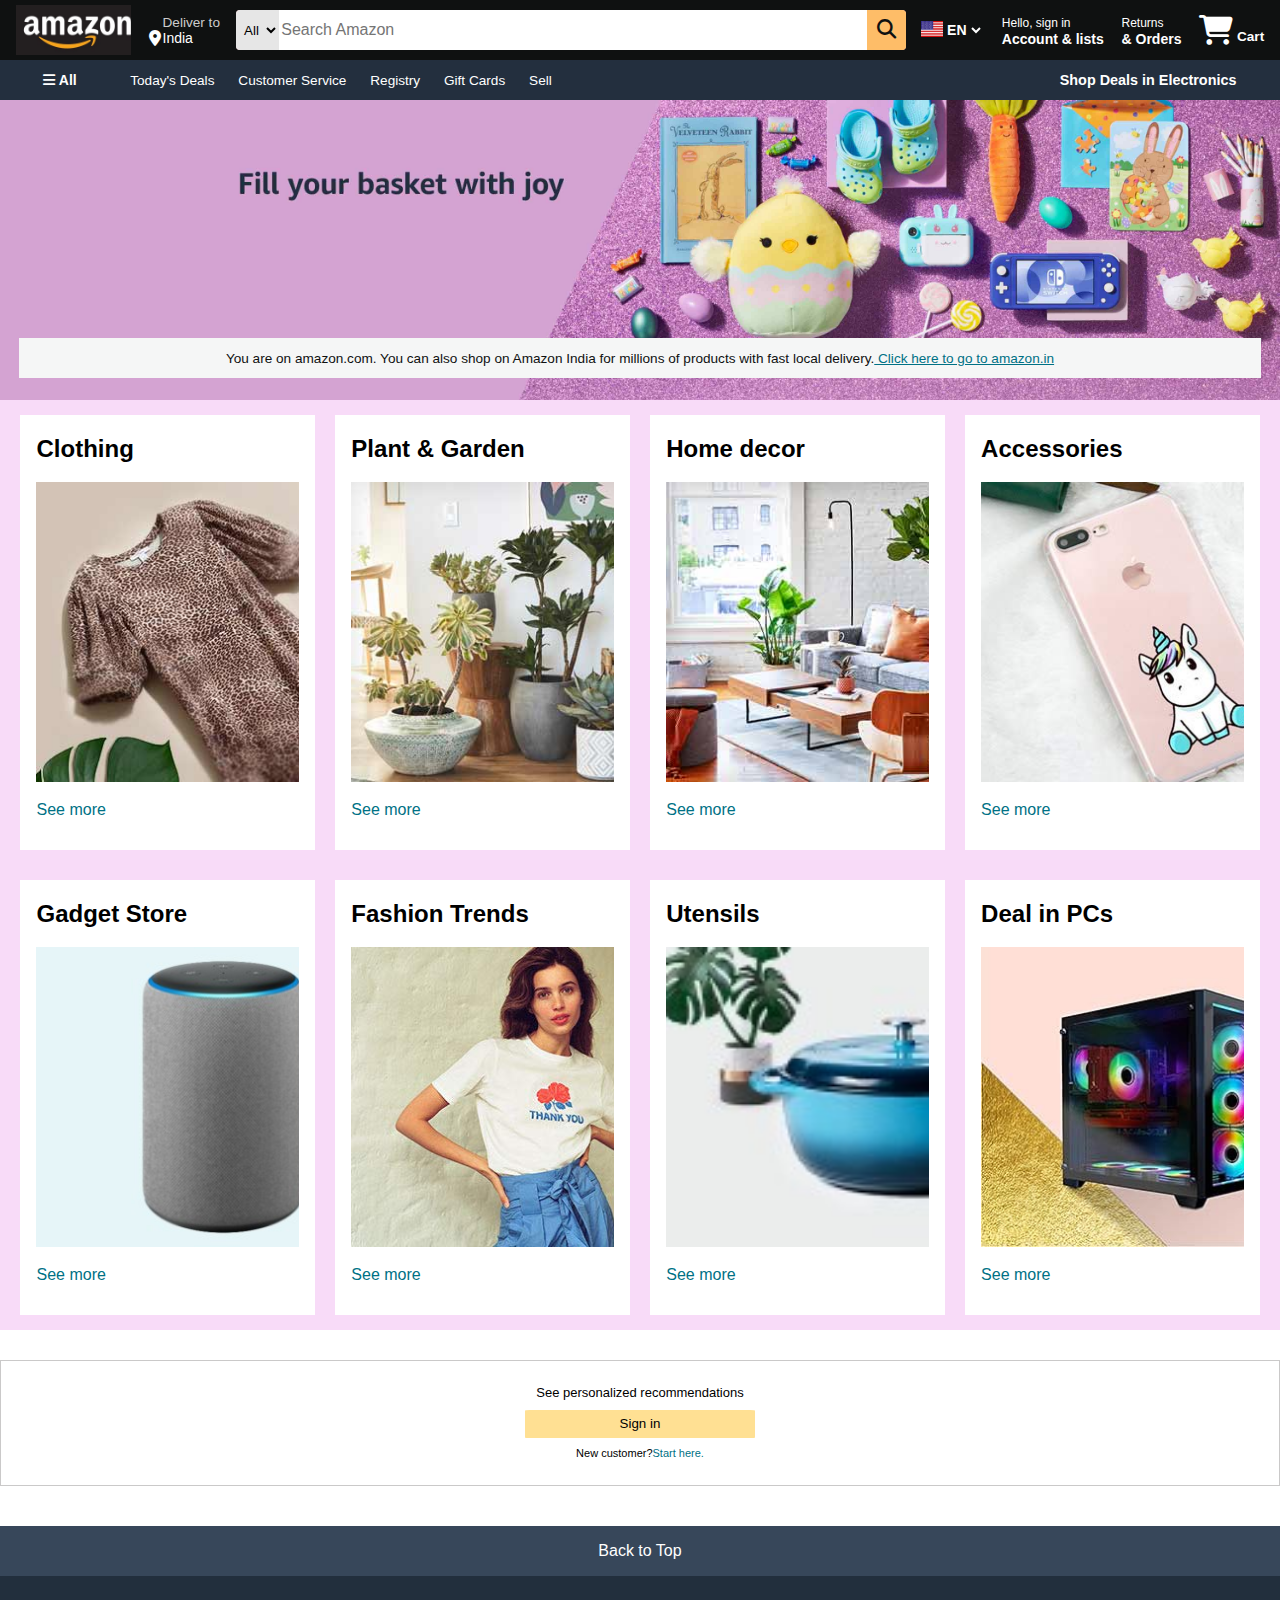
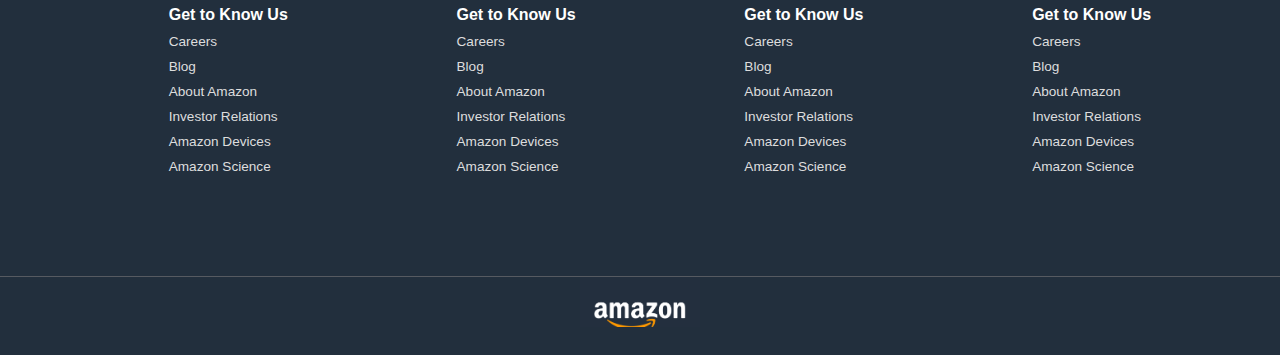
<file: index.html>
<!DOCTYPE html>
<html lang="en">
<head>
    <meta charset="UTF-8">
    <meta name="viewport" content="width=device-width, initial-scale=1.0">
    <title>Amazon</title>
    <link rel="stylesheet" href="https://cdnjs.cloudflare.com/ajax/libs/font-awesome/6.5.1/css/all.min.css">
    <link rel="stylesheet" href="style.css">
</head>
<body>
    <header>
        <div class="navbar">
            <div class="nav-logo border">
                <div class="logo"></div>
            </div>
            
            <div class="nav-address border">
                <p class="del">Deliver to</p>
                <div class="address-logo">
                    <i class="fa-solid fa-location-dot"></i>
                    <p class="in" style="font-size: 14px" style="color: #FFFFFF">India</p>
                </div>
            
            </div>
            <div class="nav-search">
                <select class="search-select">
                    <option>All</option>
                </select>
               
                    <input type="text" placeholder="Search Amazon" class="search-text">
               
                <div class="search-icon">
                    <i class="fa-solid fa-magnifying-glass"></i>
                </div>
            </div>
            <div class="lang border">
                <div class="flag"></div>
                <select class="EN">
                    <option>EN</option>
                    <option>ES</option>
                    <option>AR</option>
                    <option>DE</option>

                </select>
            </div>
            <div class="hello border">
                <p><span>Hello, sign in</span></p>
                <p class="two">Account & lists</p>
            </div>
            <div class="nav-return border">
                <p><span>Returns</span></p>
                <p class="two">& Orders</p>
            </div>
            <div class="cart border">
                <i class="fa-solid fa-cart-shopping"></i>
                Cart

            </div>
        </div>
        <div class="panel">
            <div class="panel-menu border">
                <i class="fa-solid fa-bars"></i>
                All
            </div>
            <div class="panel-ops ">
                <p class="border">Today's Deals</p>
                <p class="border">Customer Service</p>
                <p class="border">Registry</p>
                <p class="border">Gift Cards</p>
                <p class="border">Sell</p>

            </div>
            <div class="panel-deals border">
                Shop Deals in Electronics
            </div>
        </div>
    </header> 
    <div class="hero-section">
        <div class="bar">
            <p>You are on amazon.com. You can also shop on Amazon India for millions of products with fast local delivery.<a href="nextsheet.html"> Click here to go to amazon.in</a></p>
        </div>

    </div>
    <div class="shop-section">
        <div class="box4 box">
            <div class="box-content">
                <h2>Clothing</h2>
                <div class="box-img" style="background-image: url('box2.jpg')"></div>
                <p>See more</p>
            </div>
           
        </div>
        <div class="box4 box">
            <div class="box-content">
                <h2>Plant & Garden</h2>
                <div class="box-img" style="background-image: url('box 8.jpg')"></div>
                <p>See more</p>
            </div>
           
        </div>
        
        
        <div class="box3 box">
            <div class="box-content">
                <h2>Home decor</h2>
                <div class="box-img" style="background-image: url('box 6.jpg')"></div>
                <p>See more</p>
            </div>
           
        </div>
        <div class="box4 box">
            <div class="box-content">
                <h2>Accessories</h2>
                <div class="box-img" style="background-image: url('box 5.jpg')"></div>
                <p>See more</p>
            </div>
           
        </div>
        <div class="box4 box">
            <div class="box-content">
                <h2>Gadget Store</h2>
                <div class="box-img" style="background-image: url('box7.jpg')"></div>
                <p>See more</p>
            </div>
           
        </div>
        <div class="box2 box">
            <div class="box-content">
            <h2>Fashion Trends</h2>
            <div class="box-img" style="background-image: url('box 9.jpg')"></div>
            <p>See more</p>
        </div>
       </div>
        <div class="box4 box">
            <div class="box-content">
                <h2>Utensils</h2>
                <div class="box-img" style="background-image: url('box 4.jpg')"></div>
                <p>See more</p>
            </div>
           
        </div>
       
        
        
        <div class="box1 box">
            <div class="box-content">
                <h2>Deal in PCs</h2>
                <div class="box-img" style="background-image: url('1.jpg');"></div>
                <p>See more</p>
            </div>
         </div>
      
    </div>
    <div class="outside">
            <div class="signin">
                <div class="con">
                    <div class="mess">See personalized recommendations</div>
                    <button>Sign in</button>
                    <div style="font-size: 11px;">New customer?<a style="color:#007185">Start here.</a></div>
                </div>
            </div>
    </div>
    <footer>
        <div class="foot-panel1">
            Back to Top
        </div>
        <div class="foot-panel2">
            <ul>
                <p>Get to Know Us</p>
                <a>Careers</a>
                <a>Blog</a>
                <a>About Amazon</a>
                <a>Investor Relations</a>
                <a>Amazon Devices</a>
                <a>Amazon Science</a>

            </ul>
            <ul>
                <p>Get to Know Us</p>
                <a>Careers</a>
                <a>Blog</a>
                <a>About Amazon</a>
                <a>Investor Relations</a>
                <a>Amazon Devices</a>
                <a>Amazon Science</a>

            </ul>
            <ul>
                <p>Get to Know Us</p>
                <a>Careers</a>
                <a>Blog</a>
                <a>About Amazon</a>
                <a>Investor Relations</a>
                <a>Amazon Devices</a>
                <a>Amazon Science</a>

            </ul>
            <ul>
                <p>Get to Know Us</p>
                <a>Careers</a>
                <a>Blog</a>
                <a>About Amazon</a>
                <a>Investor Relations</a>
                <a>Amazon Devices</a>
                <a>Amazon Science</a>

            </ul>






            


        </div>
        <div class="foot-panel3">
            <div class="logo1">

            </div>

        </div>
    </footer>



</body> 
</html>
</file>
<file: style.css>
*{
    margin:0;
    font-family:Arial;
    border:border-box;

}
.navbar{
    height:60px;
    background-color :#0f1111;
    color:white;
    display: flex;
    flex-direction: row;
    align-items: center;
    border-radius:0px;
    justify-content: space-evenly;
    
}
.nav-logo{
    height:50px;
    width:115px;
    

}
.border{
    border:2px solid transparent;

}
.border:hover{
    border:2px solid white;

}
.logo{
    background-image: url("logooo.jpg");
    background-size: cover;
    height:50px;}
.del{
    font-size:0.85rem;
    color: #CCCCCC;
    margin-left:14px;
}
.in{
    font-size:1rem;
    color: #FFFFFF;
    margin-left:2px;

}
.address-logo{
    display:flex;
    align-items: center;
}
.nav-search{
    display:flex;
    height:40px;
    width:670px;
    border-radius: 4px;
    background-color: pink;
}
.search-select{
    background-color:#E6E6E6;
    width:50px;
    text-align:center;
    border-top-left-radius:4px;
    border-bottom-left-radius:4px;
    border:none;
}
.search-text{
    /*occupies all space except some special space*/
    width:100%;
    border:none;
    font-size:1rem;}
.search-icon{
    width:45px;
    height:40px;
    display:flex;
    justify-content:center;
    align-items: center;
    font-size: 1.2rem;
    color:#0f1111;
    background-color: #febd68;
    border-top-right-radius:4px;
    border-bottom-right-radius:4px;
}
.EN{
    font-size: 14px;
    color:#FFFFFF;
    background-color: #0f1111;
    font-family: Arial, Helvetica, sans-serif;
    border: none;
    font-weight: 600;
}
.flag{
    background-image: url("flag.jpg");
    background-size: cover;
    width:21.6px;
    height:16.1px;
}
.lang{
    display: flex;
}
.hello{
    width:113.531;
    height:50;
}
span{
    font-size: 12px;}
.two{
    font-size: 14px;
    font-weight: 700;
}

.nav-search:hover{
    border:2.5px solid #febd68;
}
.cart i{
    font-size: 30px;

}
.cart{
    font-size: 0.85rem;
    font-weight:700;
}
.panel{
    height:40px;
    background-color: #232f3E;
    display:flex;
    align-items: center;
    color:#FFFFFF;
    font-size: 14px;
 
    justify-content: space-evenly;
     
}
.panel-menu{
    font-weight: 700;
    
}
.panel-ops p{
    display: inline;
    font-size: 0.85rem;
    margin:8px;
}
.panel-ops{
    width: 70%;
    
    
}
.panel-deals{
    font-size: 0.9rem;
    font-weight: 700;
}
.hero-section{
    background-image: url("hero.jpg");
    background-size: cover;
    height:300px;
    display:flex;
    justify-content: center;
    align-items:flex-end;}
.bar{
    color:#0f1111;
    background-color: #f5f6f6;
    height: 40px;
    display: flex;
    justify-content: center;
    align-items: center;
    font-size: 0.85rem;
    position:relative;
    width:97%;
    margin-bottom: 22px;

}
.bar a{
    color:#007185;
}
.shop-section{
    display: flex;
    flex-wrap: wrap;
    justify-content: space-evenly;
    background-color:rgb(248, 219, 248);
    height:930px;
    
   
}
.box{
    height:400px;
    /* border:2px solid black; */
    width:23%;
    background-color: white;
    padding:20px 0px 15px;
    margin-top:15px;
}

.box-img{
    height: 300px;
    background-size:cover;
    margin-top: 1.2rem;
    margin-bottom: 1.2rem;
}
.box-content{
    margin-left: 1rem;
    margin-right: 1rem;
}
.box-content p{
    color: #007185;
}
.outside{
    height:166px;
    margin-top: 30px;
    
}
.signin{
   
    height:124px;
    padding-left: 20px;
    padding-right: 20px;
    border: 1px solid rgb(202, 201, 201);
    display: flex;
    align-items: center;
    justify-content: center;
   }
.mess{
    font-size: 13px;
    font-family:Arial,sans-serif;
    
}
button{
    width: 230px;
    height: 28px;
    background-color: #ffe093;
    border: #febd68;
    border-radius: 2%;
}
.con{
    line-height:30px;
    text-align: center;

}
.foot-panel1{
    background-color: #37475a;
    color: white;
    height: 50px;
    display: flex;
    justify-content: center;
    align-items: center;

}
.foot-panel2{
    background-color: #222f3d;
    color: white;
    height: 300px;
    display: flex;
    justify-content: space-evenly;
   
}
ul{
    margin-top: 30px;
}
ul a{
    margin-top: 10px;
    display:block;
    font-size: 0.85rem;
    color:#dddddd;
}
ul p{
    font-weight: 600;
}
.foot-panel3{
    background-color:#222f3d;
    height:78px;
    border-top:0.8px solid rgb(86, 90, 97);
    display: flex;
    justify-content: center;
   
}
.logo1{
    background-image: url("logonew.png");
    background-size: cover;
    height:50px;
    width:120px;
   
}
</file>
